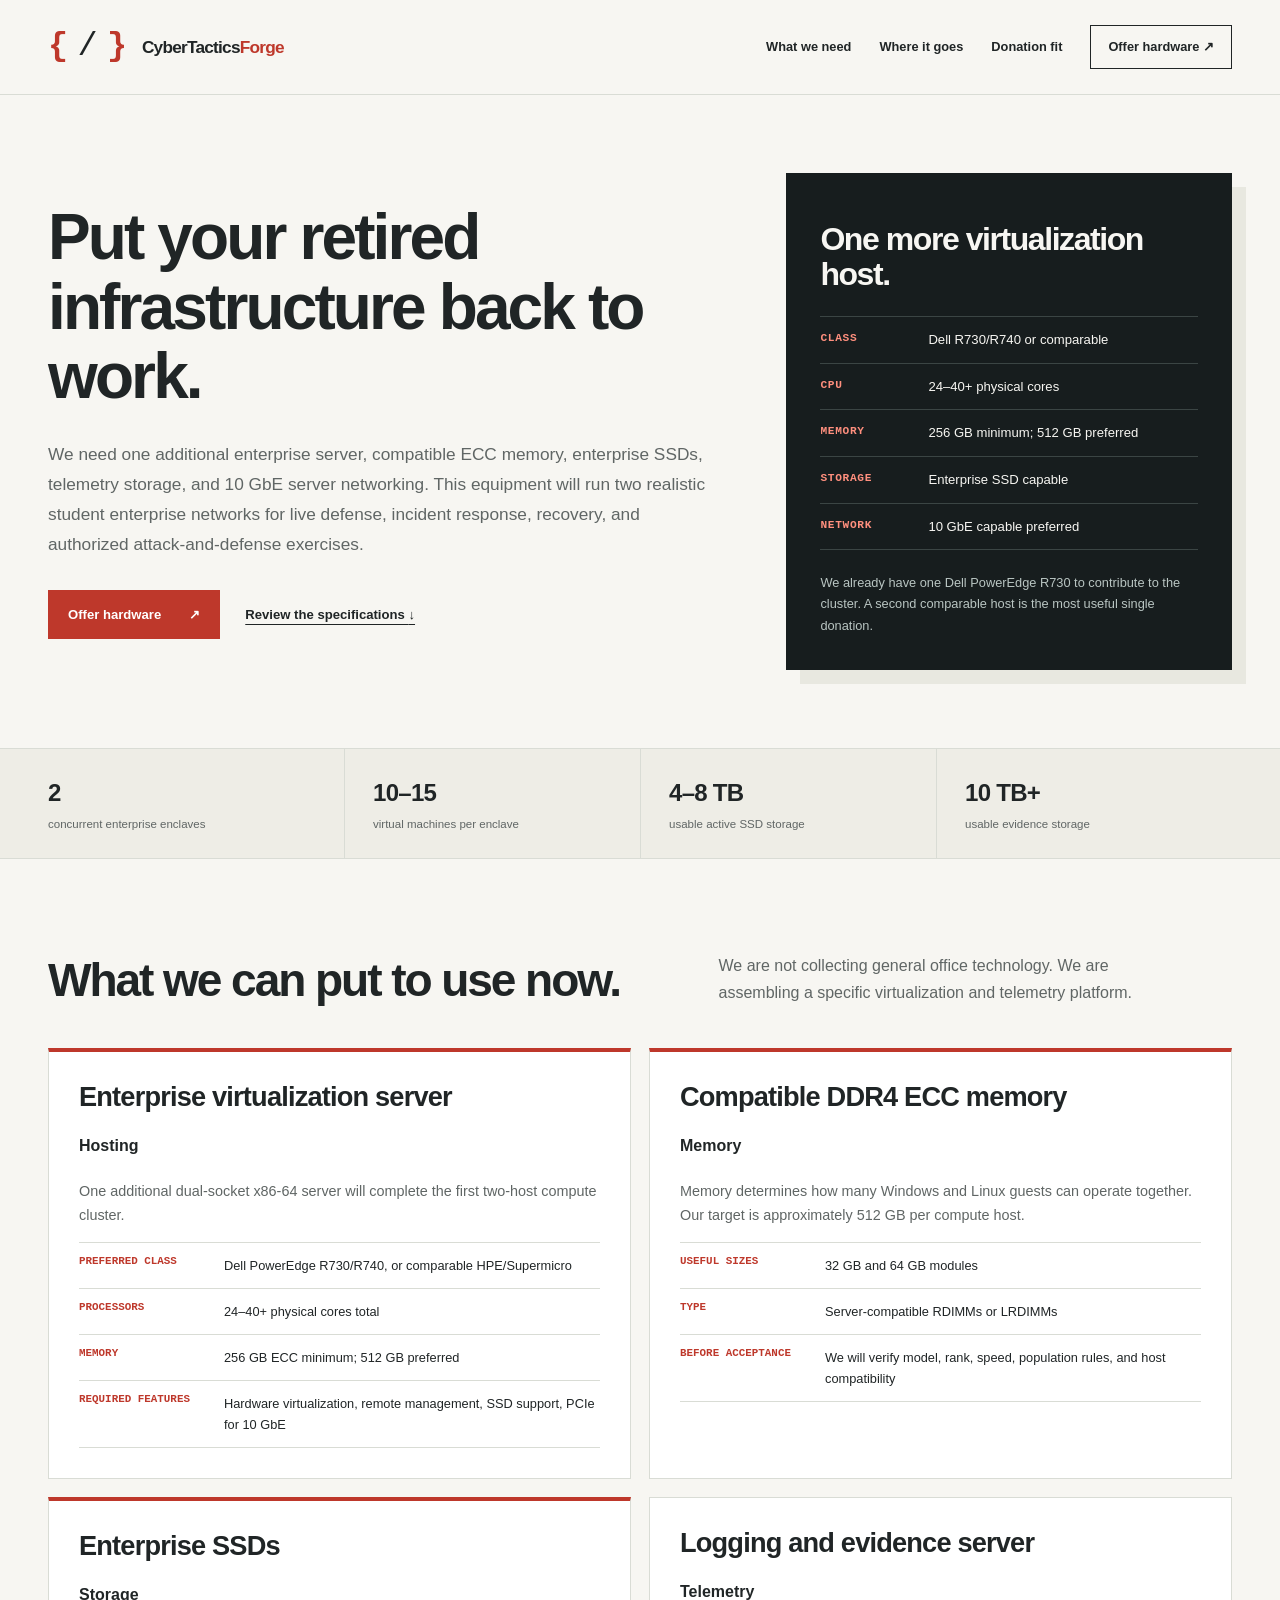
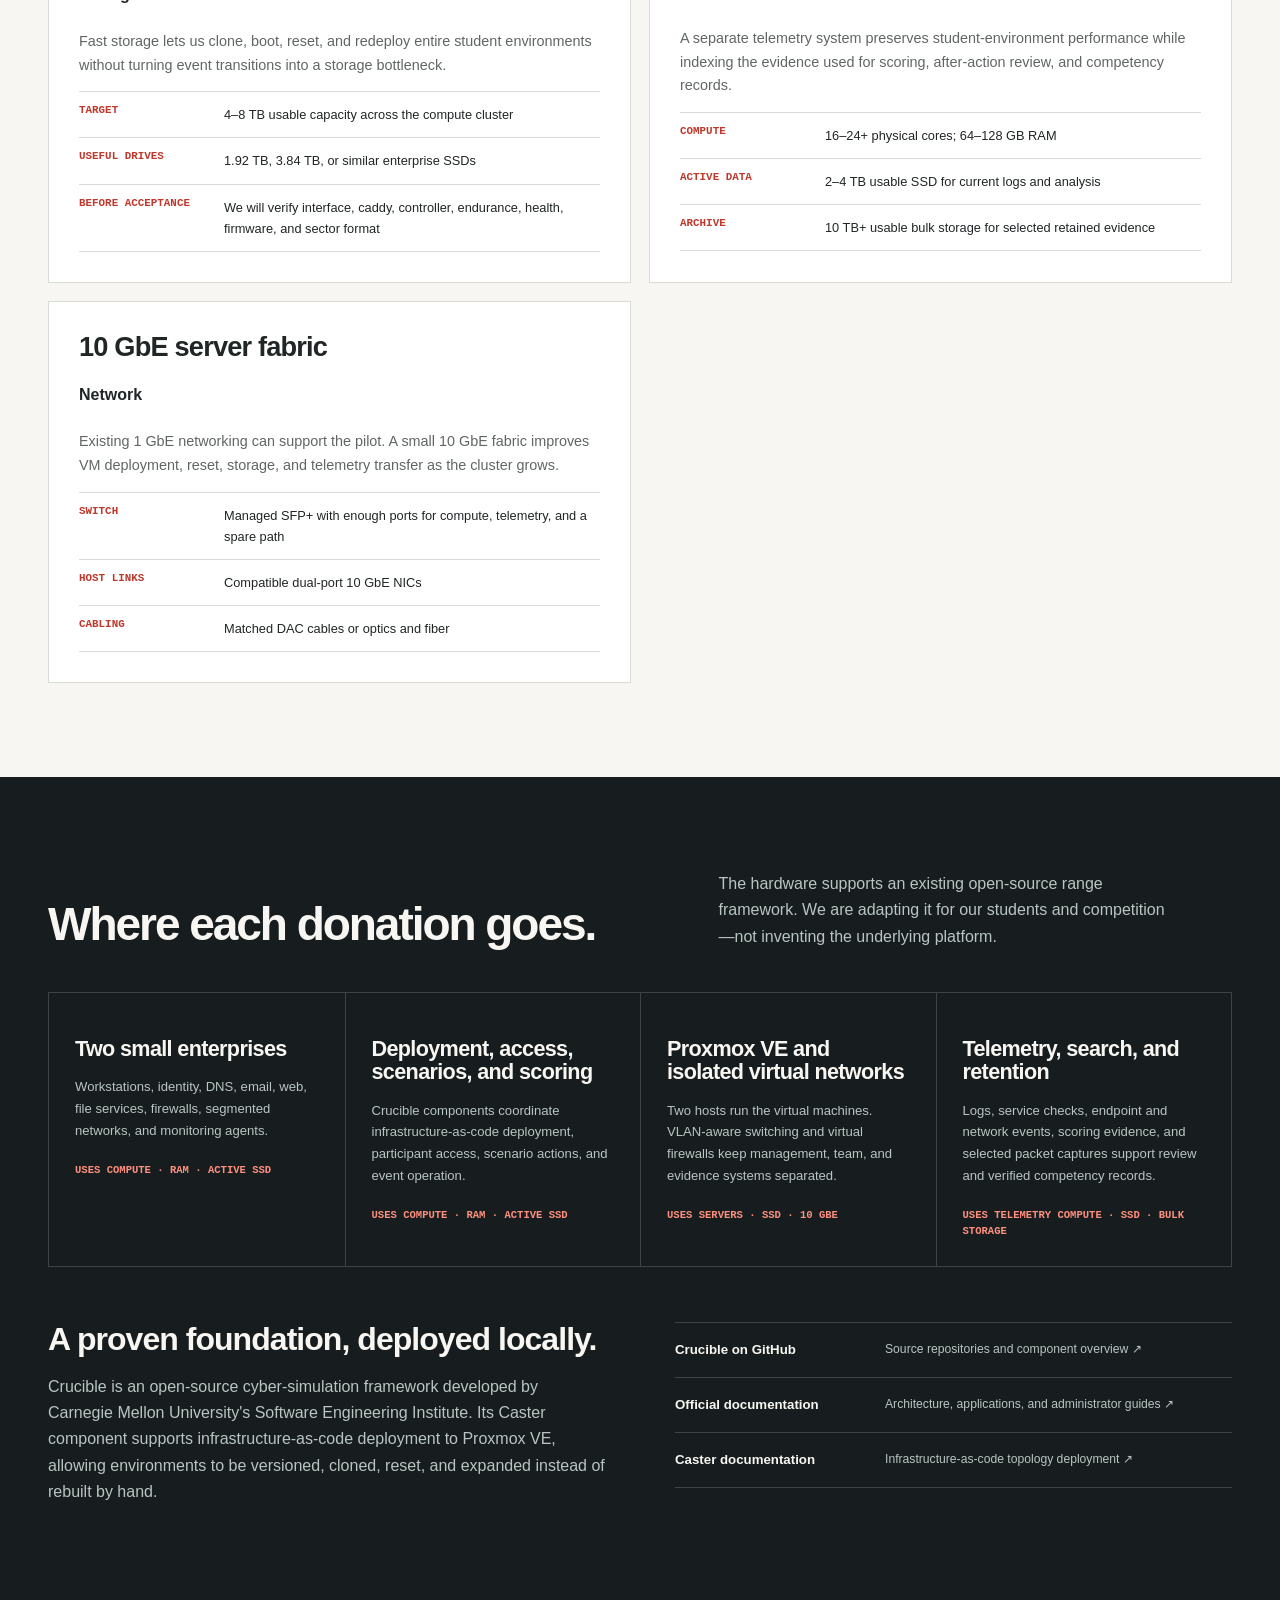
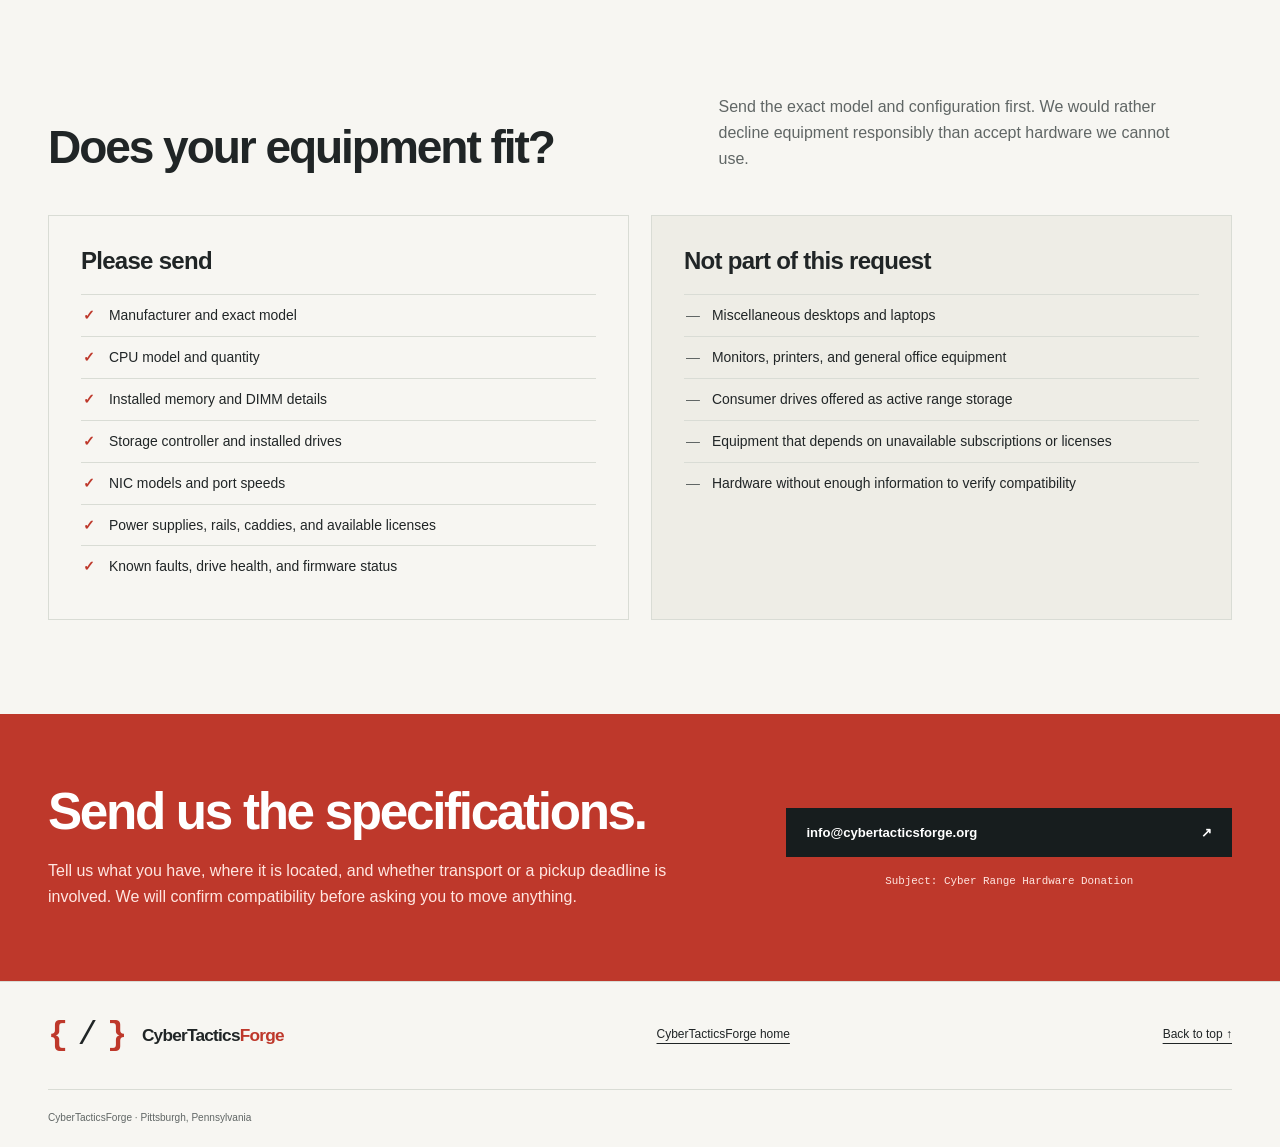
<file: hardware/index.html>
<!doctype html>
<html lang="en">
  <head>
    <meta charset="utf-8" />
    <meta content="width=device-width, initial-scale=1" name="viewport" />
    <meta content="#171d1e" name="theme-color" />
    <meta
      content="Donate enterprise servers, ECC memory, SSD storage, and 10 GbE networking to help CyberTacticsForge build a two-enclave student cyber range."
      name="description"
    />
    <title>Donate Cyber Range Hardware | CyberTacticsForge</title>
    <link
      href="/assets/CyberTacticsForge-webicon.png"
      rel="icon"
      type="image/png"
    />
    <link href="/hardware/hardware.css" rel="stylesheet" />
  </head>
  <body>
    <a class="skip-link" href="#main">Skip to content</a>
    <header class="site-header">
      <div class="wrap header-inner">
        <a aria-label="CyberTacticsForge home" class="brand" href="/"
          ><span aria-hidden="true" class="brand-mark">{<b> / </b>}</span
          ><span
            >CyberTactics<span class="brand-forge">Forge</span
            ></span
          ></a
        >
        <nav aria-label="Page navigation">
          <a href="#needed">What we need</a>
          <a href="#stack">Where it goes</a>
          <a href="#fit">Donation fit</a>
          <a class="nav-cta" href="#contact">Offer hardware ↗</a>
        </nav>
      </div>
    </header>

    <main id="main">
      <section class="hero wrap" aria-labelledby="hero-title">
        <div class="hero-copy">
          <h1 id="hero-title">Put your retired infrastructure back to work.</h1>
          <p class="lead">
            We need one additional enterprise server, compatible ECC memory,
            enterprise SSDs, telemetry storage, and 10 GbE server networking.
            This equipment will run two realistic student enterprise networks
            for live defense, incident response, recovery, and authorized
            attack-and-defense exercises.
          </p>
          <div class="actions">
            <a
              class="button primary"
              href="mailto:info@cybertacticsforge.org?subject=Cyber%20Range%20Hardware%20Donation"
              >Offer hardware <span aria-hidden="true">↗</span></a
            >
            <a class="text-link" href="#needed"
              >Review the specifications <span aria-hidden="true">↓</span></a
            >
          </div>
        </div>
        <aside class="ask-card" aria-label="Immediate hardware request">
          <h2>One more virtualization host.</h2>
          <ul>
            <li><strong>Class</strong><span>Dell R730/R740 or comparable</span></li>
            <li><strong>CPU</strong><span>24–40+ physical cores</span></li>
            <li><strong>Memory</strong><span>256 GB minimum; 512 GB preferred</span></li>
            <li><strong>Storage</strong><span>Enterprise SSD capable</span></li>
            <li><strong>Network</strong><span>10 GbE capable preferred</span></li>
          </ul>
          <p>
            We already have one Dell PowerEdge R730 to contribute to the
            cluster. A second comparable host is the most useful single
            donation.
          </p>
        </aside>
      </section>

      <section class="scope">
        <div class="wrap scope-grid">
          <div><strong>2</strong><span>concurrent enterprise enclaves</span></div>
          <div><strong>10–15</strong><span>virtual machines per enclave</span></div>
          <div><strong>4–8 TB</strong><span>usable active SSD storage</span></div>
          <div><strong>10 TB+</strong><span>usable evidence storage</span></div>
        </div>
      </section>

      <section class="section wrap" id="needed" aria-labelledby="needed-title">
        <div class="section-heading">
          <div>
            <h2 id="needed-title">What we can put to use now.</h2>
          </div>
          <p>
            We are not collecting general office technology. We are assembling
            a specific virtualization and telemetry platform.
          </p>
        </div>

        <div class="need-grid">
          <article class="need-card priority-one">
            <h3>Enterprise virtualization server</h3>
			<h4>Hosting</h4>
            <p>
              One additional dual-socket x86-64 server will complete the first
              two-host compute cluster.
            </p>
            <dl>
              <div><dt>Preferred class</dt><dd>Dell PowerEdge R730/R740, or comparable HPE/Supermicro</dd></div>
              <div><dt>Processors</dt><dd>24–40+ physical cores total</dd></div>
              <div><dt>Memory</dt><dd>256 GB ECC minimum; 512 GB preferred</dd></div>
              <div><dt>Required features</dt><dd>Hardware virtualization, remote management, SSD support, PCIe for 10 GbE</dd></div>
            </dl>
          </article>

          <article class="need-card priority-one">
            <h3>Compatible DDR4 ECC memory</h3>
			<h4>Memory</h4>
            <p>
              Memory determines how many Windows and Linux guests can operate
              together. Our target is approximately 512 GB per compute host.
            </p>
            <dl>
              <div><dt>Useful sizes</dt><dd>32 GB and 64 GB modules</dd></div>
              <div><dt>Type</dt><dd>Server-compatible RDIMMs or LRDIMMs</dd></div>
              <div><dt>Before acceptance</dt><dd>We will verify model, rank, speed, population rules, and host compatibility</dd></div>
            </dl>
          </article>

          <article class="need-card priority-one">
            <h3>Enterprise SSDs</h3>
			<h4>Storage</h4>
            <p>
              Fast storage lets us clone, boot, reset, and redeploy entire
              student environments without turning event transitions into a
              storage bottleneck.
            </p>
            <dl>
              <div><dt>Target</dt><dd>4–8 TB usable capacity across the compute cluster</dd></div>
              <div><dt>Useful drives</dt><dd>1.92 TB, 3.84 TB, or similar enterprise SSDs</dd></div>
              <div><dt>Before acceptance</dt><dd>We will verify interface, caddy, controller, endurance, health, firmware, and sector format</dd></div>
            </dl>
          </article>

          <article class="need-card">
            <h3>Logging and evidence server</h3>
			<h4>Telemetry</h4>
            <p>
              A separate telemetry system preserves student-environment
              performance while indexing the evidence used for scoring,
              after-action review, and competency records.
            </p>
            <dl>
              <div><dt>Compute</dt><dd>16–24+ physical cores; 64–128 GB RAM</dd></div>
              <div><dt>Active data</dt><dd>2–4 TB usable SSD for current logs and analysis</dd></div>
              <div><dt>Archive</dt><dd>10 TB+ usable bulk storage for selected retained evidence</dd></div>
            </dl>
          </article>

          <article class="need-card">
            <h3>10 GbE server fabric</h3>
			<h4>Network</h4>
            <p>
              Existing 1 GbE networking can support the pilot. A small 10 GbE
              fabric improves VM deployment, reset, storage, and telemetry
              transfer as the cluster grows.
            </p>
            <dl>
              <div><dt>Switch</dt><dd>Managed SFP+ with enough ports for compute, telemetry, and a spare path</dd></div>
              <div><dt>Host links</dt><dd>Compatible dual-port 10 GbE NICs</dd></div>
              <div><dt>Cabling</dt><dd>Matched DAC cables or optics and fiber</dd></div>
            </dl>
          </article>
        </div>
      </section>

      <section class="stack-section" id="stack" aria-labelledby="stack-title">
        <div class="wrap">
          <div class="section-heading">
            <div>
              <h2 id="stack-title">Where each donation goes.</h2>
            </div>
            <p>
              The hardware supports an existing open-source range framework.
              We are adapting it for our students and competition—not inventing
              the underlying platform.
            </p>
          </div>

          <div class="stack" aria-label="Cyber range technology stack">
            <article>
              <h3>Two small enterprises</h3>
              <p>Workstations, identity, DNS, email, web, file services, firewalls, segmented networks, and monitoring agents.</p>
              <b>Uses compute · RAM · active SSD</b>
            </article>
            <article>
              <h3>Deployment, access, scenarios, and scoring</h3>
              <p>Crucible components coordinate infrastructure-as-code deployment, participant access, scenario actions, and event operation.</p>
              <b>Uses compute · RAM · active SSD</b>
            </article>
            <article>
              <h3>Proxmox VE and isolated virtual networks</h3>
              <p>Two hosts run the virtual machines. VLAN-aware switching and virtual firewalls keep management, team, and evidence systems separated.</p>
              <b>Uses servers · SSD · 10 GbE</b>
            </article>
            <article>
              <h3>Telemetry, search, and retention</h3>
              <p>Logs, service checks, endpoint and network events, scoring evidence, and selected packet captures support review and verified competency records.</p>
              <b>Uses telemetry compute · SSD · bulk storage</b>
            </article>
          </div>

          <div class="framework-note">
            <div>
              <h3>A proven foundation, deployed locally.</h3>
              <p>
                Crucible is an open-source cyber-simulation framework developed
                by Carnegie Mellon University's Software Engineering Institute.
                Its Caster component supports infrastructure-as-code deployment
                to Proxmox VE, allowing environments to be versioned, cloned,
                reset, and expanded instead of rebuilt by hand.
              </p>
            </div>
            <div class="framework-links">
              <a href="https://github.com/cmu-sei/crucible"
                ><strong>Crucible on GitHub</strong><span>Source repositories and component overview ↗</span></a
              >
              <a href="https://cmu-sei.github.io/crucible/"
                ><strong>Official documentation</strong><span>Architecture, applications, and administrator guides ↗</span></a
              >
              <a href="https://cmu-sei.github.io/crucible/caster/"
                ><strong>Caster documentation</strong><span>Infrastructure-as-code topology deployment ↗</span></a
              >
            </div>
          </div>
        </div>
      </section>

      <section class="section wrap" id="fit" aria-labelledby="fit-title">
        <div class="section-heading">
          <div>
            <h2 id="fit-title">Does your equipment fit?</h2>
          </div>
          <p>
            Send the exact model and configuration first. We would rather
            decline equipment responsibly than accept hardware we cannot use.
          </p>
        </div>

        <div class="fit-grid">
          <div>
            <h3>Please send</h3>
            <ul class="check-list">
              <li>Manufacturer and exact model</li>
              <li>CPU model and quantity</li>
              <li>Installed memory and DIMM details</li>
              <li>Storage controller and installed drives</li>
              <li>NIC models and port speeds</li>
              <li>Power supplies, rails, caddies, and available licenses</li>
              <li>Known faults, drive health, and firmware status</li>
            </ul>
          </div>
          <div class="not-seeking">
            <h3>Not part of this request</h3>
            <ul>
              <li>Miscellaneous desktops and laptops</li>
              <li>Monitors, printers, and general office equipment</li>
              <li>Consumer drives offered as active range storage</li>
              <li>Equipment that depends on unavailable subscriptions or licenses</li>
              <li>Hardware without enough information to verify compatibility</li>
            </ul>
          </div>
        </div>
      </section>

      <section class="contact" id="contact" aria-labelledby="contact-title">
        <div class="wrap contact-grid">
          <div>
            <h2 id="contact-title">Send us the specifications.</h2>
            <p>
              Tell us what you have, where it is located, and whether transport
              or a pickup deadline is involved. We will confirm compatibility
              before asking you to move anything.
            </p>
          </div>
          <div class="contact-action">
            <a
              class="button primary"
              href="mailto:info@cybertacticsforge.org?subject=Cyber%20Range%20Hardware%20Donation"
              >info@cybertacticsforge.org <span aria-hidden="true">↗</span></a
            >
            <p>Subject: Cyber Range Hardware Donation</p>
          </div>
        </div>
      </section>
    </main>

    <footer>
      <div class="wrap footer-main">
        <a class="brand" href="/"
          ><span aria-hidden="true" class="brand-mark">{<b> / </b>}</span
          ><span
            >CyberTactics<span class="brand-forge">Forge</span
            ></span
          ></a
        >
        <a href="/">CyberTacticsForge home</a>
        <a href="#main">Back to top ↑</a>
      </div>
      <div class="wrap footer-bottom">
        <span>CyberTacticsForge · Pittsburgh, Pennsylvania</span>
      </div>
    </footer>
  </body>
</html>
</file>
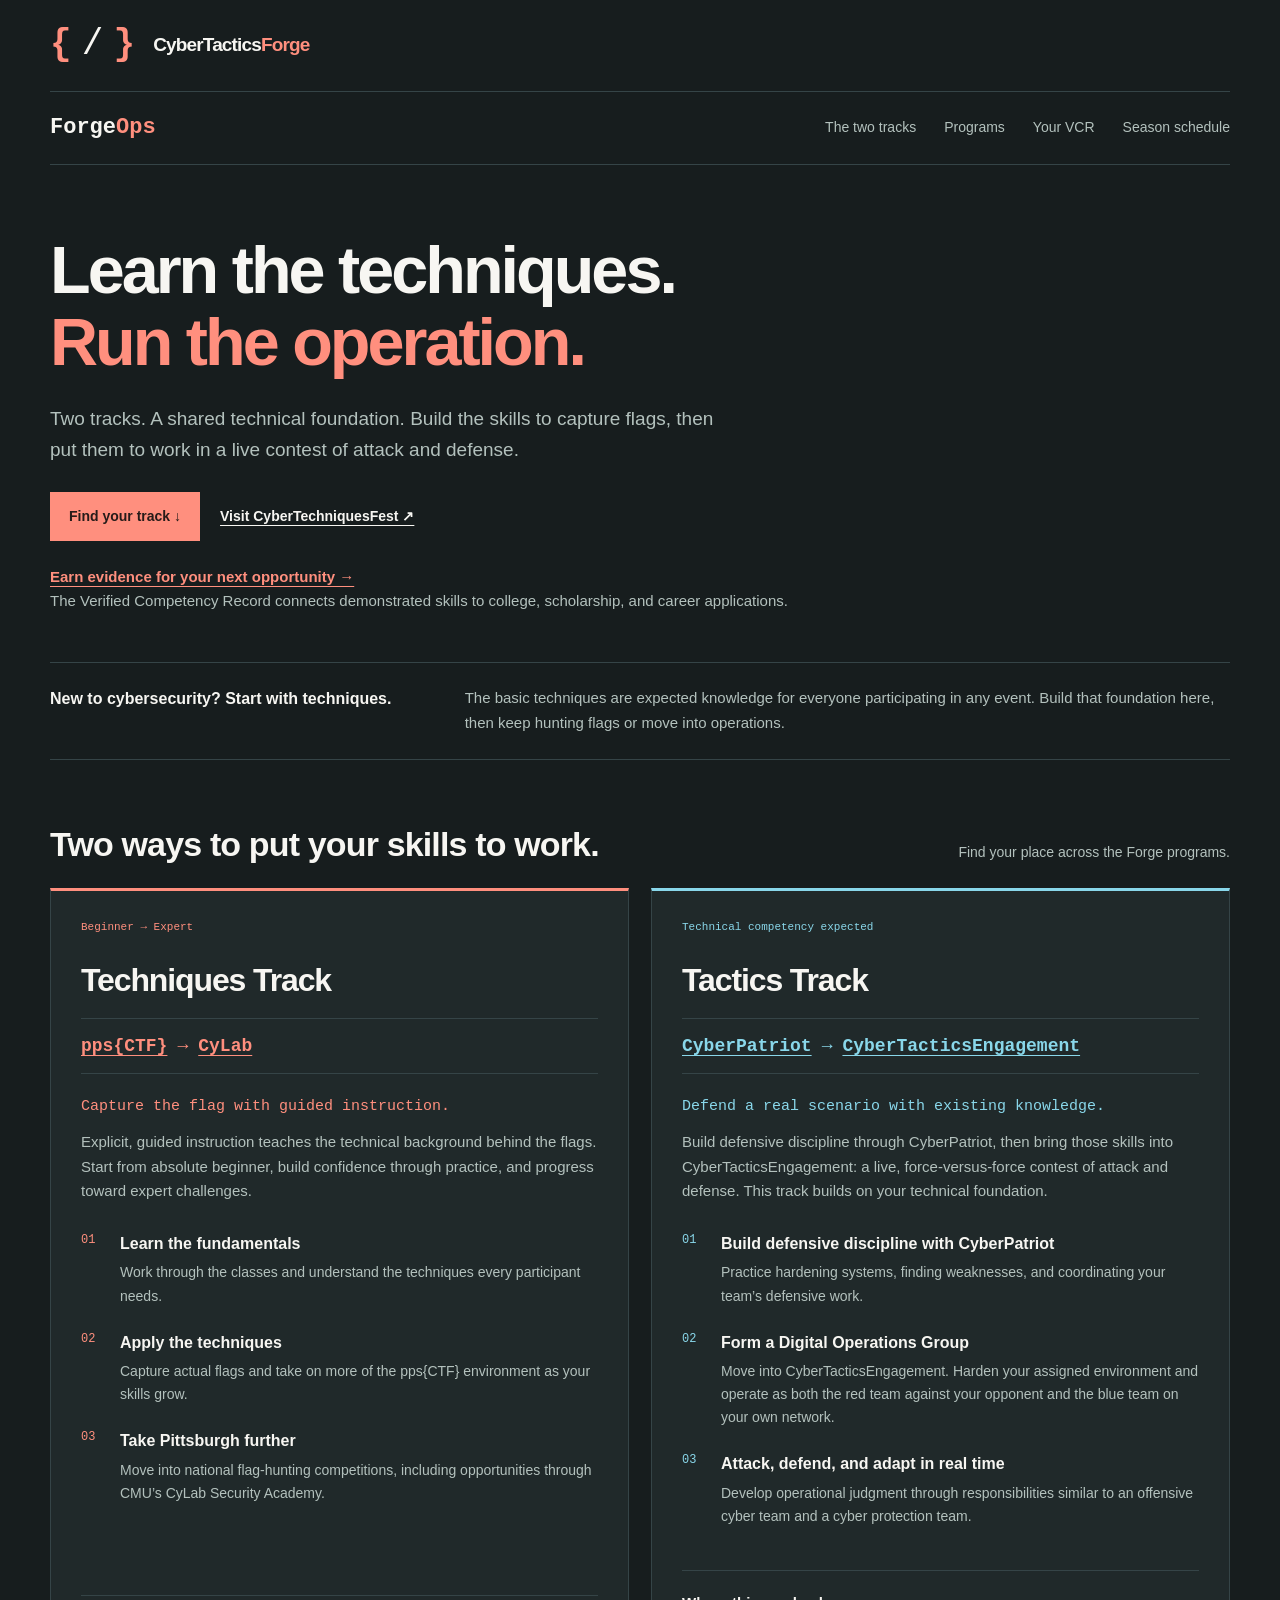
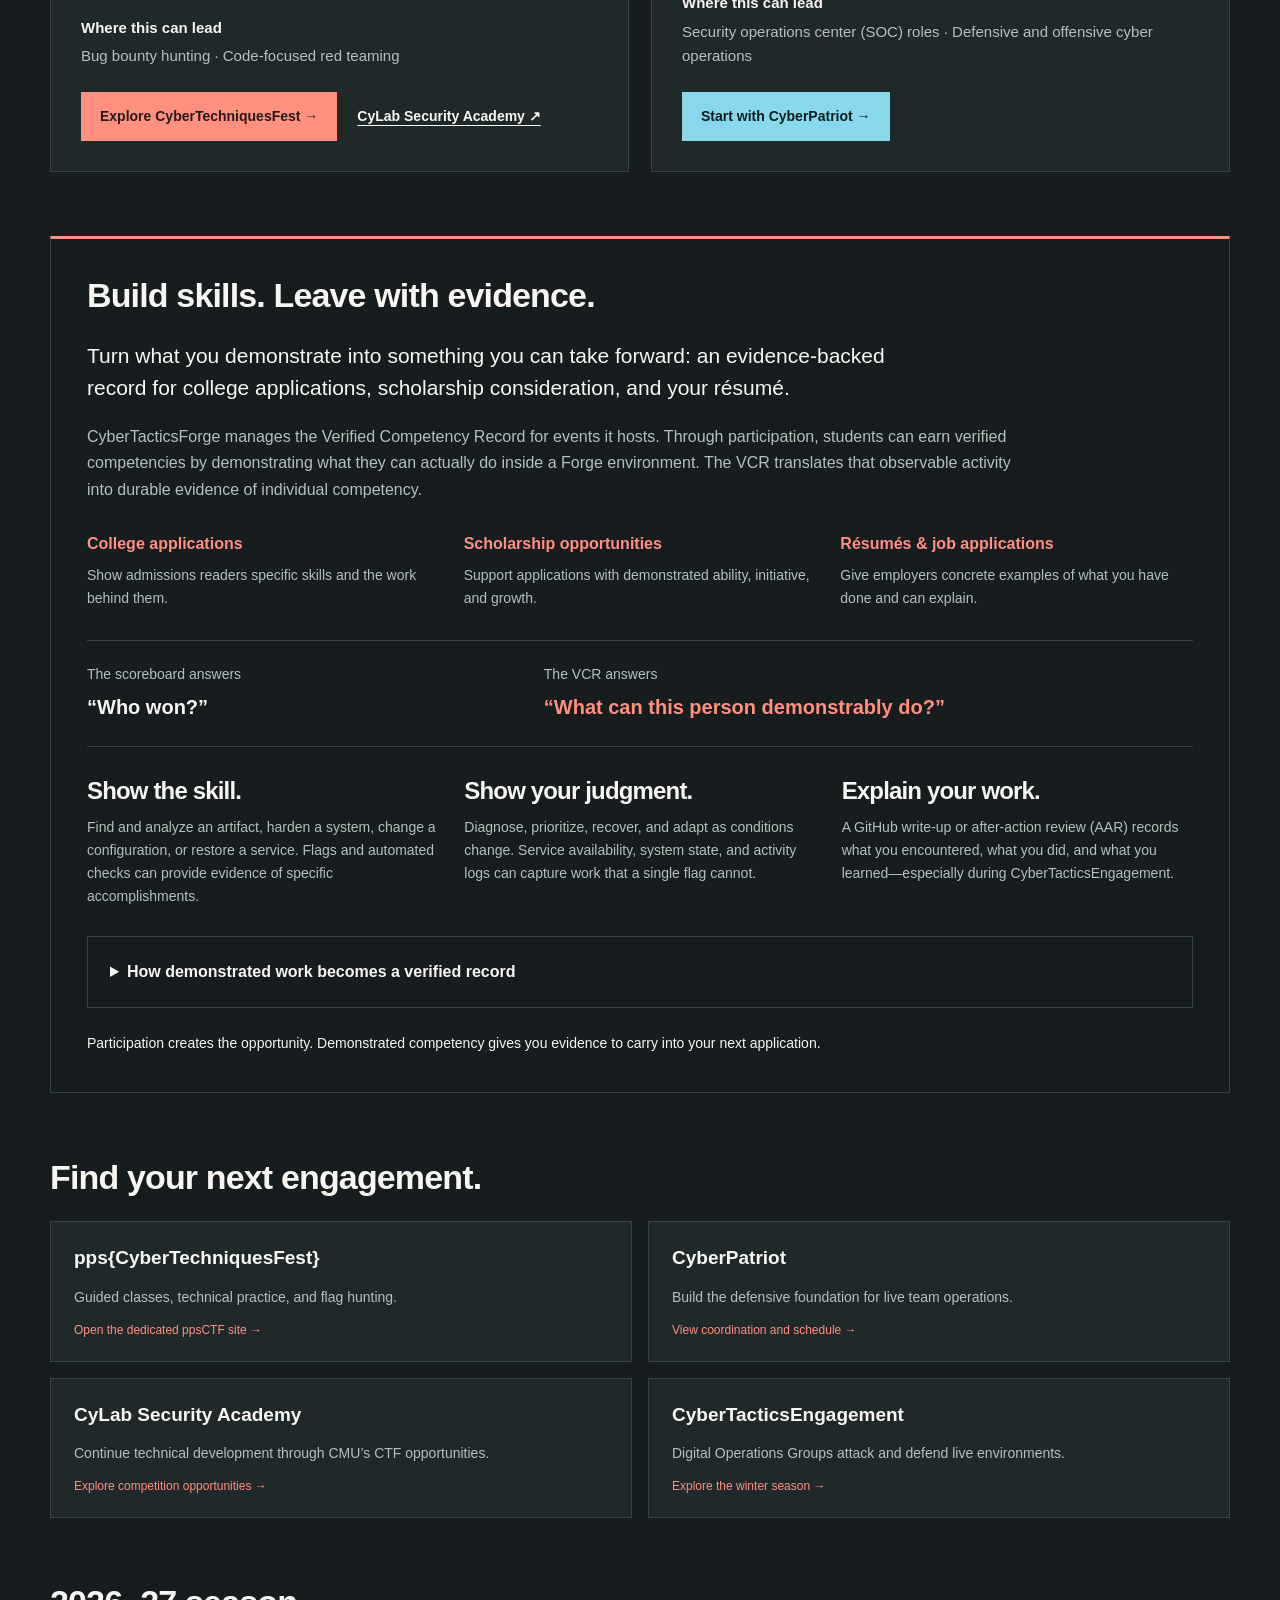
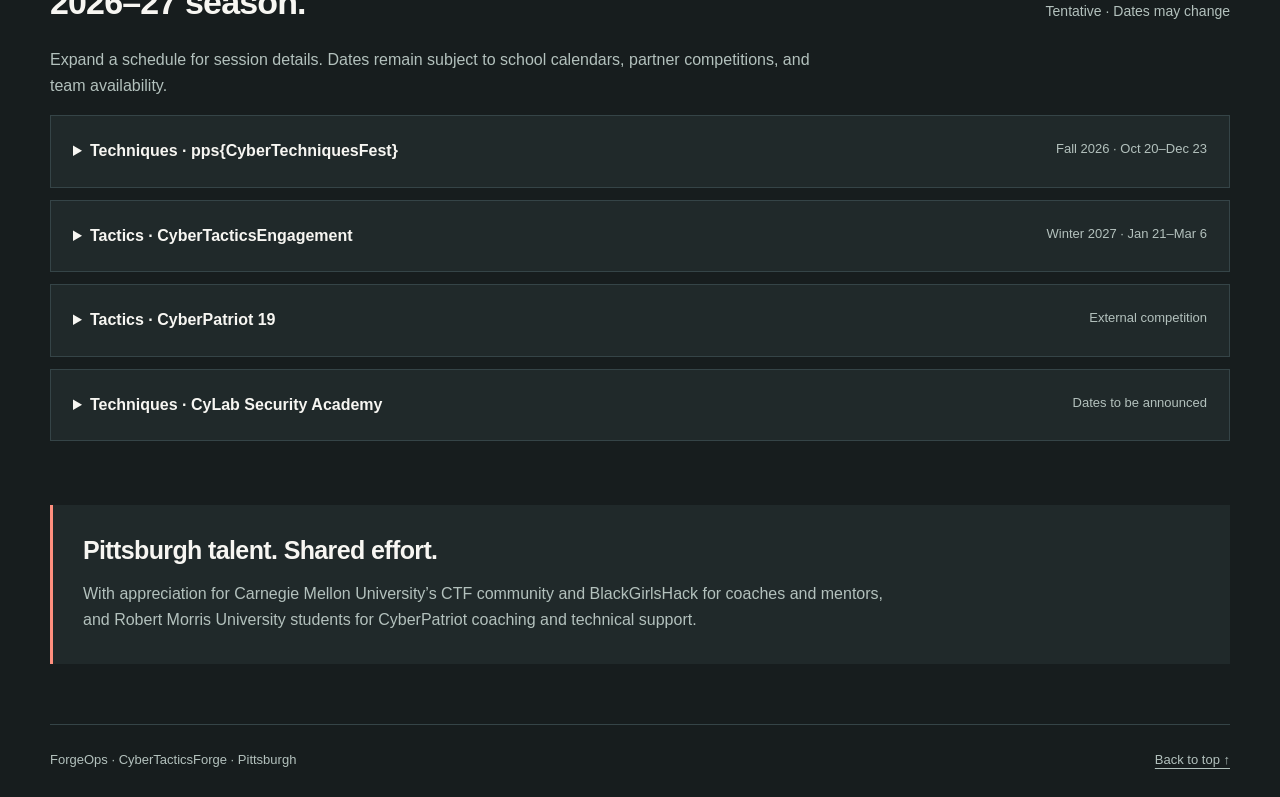
<file: programs/index.html>
<!DOCTYPE html>
<html lang="en">
<head>
  <meta charset="utf-8">
  <meta name="viewport" content="width=device-width, initial-scale=1">
  <meta name="theme-color" content="#171d1e">
  <link rel="icon" type="image/png" href="/assets/CyberTacticsForge-webicon.png">
  <title>Cybersecurity programs and operations | ForgeOps</title>
  <meta name="description" content="Two cybersecurity tracks for Pittsburgh: learn the techniques, hunt flags, and operate as a Digital Operations Group.">
  <link rel="stylesheet" href="/programs/programs.css">
</head>
<body>
  <a class="skip-link" href="#main">Skip to content</a>
  <div class="foundation-header">
    <a class="foundation-brand" href="https://cybertacticsforge.org/" aria-label="CyberTacticsForge home"><span class="brand-mark" aria-hidden="true">{<b> / </b>}</span><span>CyberTactics<span class="brand-forge">Forge</span></span></a>
  </div>
  <header class="site-header">
    <a class="brand" href="/programs/">Forge<span>Ops</span></a>
    <nav aria-label="Main navigation">
      <a href="#tracks">The two tracks</a><a href="#programs">Programs</a><a href="#vcr">Your VCR</a><a href="#season">Season schedule</a>
    </nav>
  </header>
  <main id="main"><section class="hero" aria-labelledby="welcome">
  <h1 id="welcome">Learn the techniques.<br /><span>Run the operation.</span></h1>
  <p class="intro">Two tracks. A shared technical foundation. Build the skills to capture flags, then put them to work in a live contest of attack and defense.</p>
  <div class="actions"><a class="button" href="#tracks">Find your track ↓</a><a class="text-link" href="https://jboyce1.github.io/ppsCTF/">Visit CyberTechniquesFest ↗</a></div>
  <p class="hero-vcr"><a href="#vcr">Earn evidence for your next opportunity →</a><br />The Verified Competency Record connects demonstrated skills to college, scholarship, and career applications.</p>
  <div class="foundation"><strong>New to cybersecurity? Start with techniques.</strong><span>The basic techniques are expected knowledge for everyone participating in any event. Build that foundation here, then keep hunting flags or move into operations.</span></div>
</section>

<section id="tracks" aria-labelledby="tracks-title">
  <div class="section-heading"><div><h2 id="tracks-title">Two ways to put your skills to work.</h2></div><p>Find your place across the Forge programs.</p></div>
  <div class="track-grid">
    <article class="track technical">
      <div class="track-label"><span>Beginner → Expert</span></div>
      <h3>Techniques Track</h3>
      <div class="track-route" aria-label="Techniques progression"><a href="https://jboyce1.github.io/ppsCTF/">pps{CTF}</a><span aria-hidden="true">→</span><a href="https://www.cylabacademy.org/">CyLab</a></div>
      <p class="program">Capture the flag with guided instruction.</p>
      <p>Explicit, guided instruction teaches the technical background behind the flags. Start from absolute beginner, build confidence through practice, and progress toward expert challenges.</p>
      <ol class="progression">
        <li><strong>Learn the fundamentals</strong><span>Work through the classes and understand the techniques every participant needs.</span></li>
        <li><strong>Apply the techniques</strong><span>Capture actual flags and take on more of the pps{CTF} environment as your skills grow.</span></li>
        <li><strong>Take Pittsburgh further</strong><span>Move into national flag-hunting competitions, including opportunities through CMU’s CyLab Security Academy.</span></li>
      </ol>
      <p class="destination"><strong>Where this can lead</strong>Bug bounty hunting · Code-focused red teaming</p>
      <div class="actions"><a class="button" href="https://jboyce1.github.io/ppsCTF/">Explore CyberTechniquesFest →</a><a class="text-link" href="https://www.cylabacademy.org/">CyLab Security Academy ↗</a></div>
    </article>
    <article class="track operational">
      <div class="track-label"><span>Technical competency expected</span></div>
      <h3>Tactics Track</h3>
      <div class="track-route" aria-label="Tactics progression"><a href="#cyberpatriot">CyberPatriot</a><span aria-hidden="true">→</span><a href="#engagement">CyberTacticsEngagement</a></div>
      <p class="program">Defend a real scenario with existing knowledge.</p>
      <p>Build defensive discipline through CyberPatriot, then bring those skills into CyberTacticsEngagement: a live, force-versus-force contest of attack and defense. This track builds on your technical foundation.</p>
      <ol class="progression">
        <li><strong>Build defensive discipline with CyberPatriot</strong><span>Practice hardening systems, finding weaknesses, and coordinating your team’s defensive work.</span></li>
        <li><strong>Form a Digital Operations Group</strong><span>Move into CyberTacticsEngagement. Harden your assigned environment and operate as both the red team against your opponent and the blue team on your own network.</span></li>
        <li><strong>Attack, defend, and adapt in real time</strong><span>Develop operational judgment through responsibilities similar to an offensive cyber team and a cyber protection team.</span></li>
      </ol>
      <p class="destination"><strong>Where this can lead</strong>Security operations center (SOC) roles · Defensive and offensive cyber operations</p>
      <div class="actions"><a class="button" href="#cyberpatriot">Start with CyberPatriot →</a></div>
    </article>
  </div>
</section>

<section id="vcr" class="vcr" aria-labelledby="vcr-title">
  <div class="section-heading"><div><h2 id="vcr-title">Build skills. Leave with evidence.</h2></div></div>
  <p class="vcr-lead">Turn what you demonstrate into something you can take forward: an evidence-backed record for college applications, scholarship consideration, and your résumé.</p>
  <p>CyberTacticsForge manages the Verified Competency Record for events it hosts. Through participation, students can earn verified competencies by demonstrating what they can actually do inside a Forge environment. The VCR translates that observable activity into durable evidence of individual competency.</p>
  <div class="vcr-benefits" aria-label="Ways to use your record">
    <div><strong>College applications</strong><span>Show admissions readers specific skills and the work behind them.</span></div>
    <div><strong>Scholarship opportunities</strong><span>Support applications with demonstrated ability, initiative, and growth.</span></div>
    <div><strong>Résumés &amp; job applications</strong><span>Give employers concrete examples of what you have done and can explain.</span></div>
  </div>
  <div class="vcr-question"><span>The scoreboard answers <strong>“Who won?”</strong></span><span>The VCR answers <strong>“What can this person demonstrably do?”</strong></span></div>
  <div class="vcr-layers">
    <article><h3>Show the skill.</h3><p>Find and analyze an artifact, harden a system, change a configuration, or restore a service. Flags and automated checks can provide evidence of specific accomplishments.</p></article>
    <article><h3>Show your judgment.</h3><p>Diagnose, prioritize, recover, and adapt as conditions change. Service availability, system state, and activity logs can capture work that a single flag cannot.</p></article>
    <article><h3>Explain your work.</h3><p>A GitHub write-up or after-action review (AAR) records what you encountered, what you did, and what you learned—especially during CyberTacticsEngagement.</p></article>
  </div>
  <details class="vcr-detail"><summary>How demonstrated work becomes a verified record</summary>
    <div class="vcr-detail-body">
      <p>Each challenge starts with an <strong>intent</strong>: the competency the participant should demonstrate. Evidence requirements follow that intent and the actual source environment.</p>
      <ol class="vcr-flow" aria-label="Competency verification process"><li>Intent</li><li>Evidence sources</li><li>Validation</li><li>Competency record</li></ol>
      <p>Flags can show discovery or analysis. State checks show whether a required change succeeded. Uptime shows whether a service stayed available. Telemetry and event logs show activity. A participant’s AAR adds explanation and reflection. Together, these can support one competency record; competition scoring remains separate.</p>
      <div class="vcr-example">
        <h3>Restore SSH while preserving firewall protection.</h3>
        <p>Evidence could show that the participant diagnosed the outage, restored the service, allowed access from the management network, and preserved the restriction on public access. The record connects the demonstrated competency to its environment, supporting evidence, and verification.</p>
      </div>
      <p><strong>Your record reflects your contribution.</strong> Individual environments provide clearer attribution. In collaborative force-on-force events, team outcomes need evidence of the individual’s actions, supported by their own GitHub artifact or AAR. A team result alone cannot establish what each participant demonstrated.</p>
    </div>
  </details>
  <p class="vcr-close">Participation creates the opportunity. Demonstrated competency gives you evidence to carry into your next application.</p>
</section>

<section id="programs" aria-labelledby="programs-title">
  <div class="section-heading"><div><h2 id="programs-title">Find your next engagement.</h2></div></div>
  <div class="program-grid">
    <a class="class-card" href="https://jboyce1.github.io/ppsCTF/"><strong>pps{CyberTechniquesFest}</strong><span>Guided classes, technical practice, and flag hunting.</span><span>Open the dedicated ppsCTF site →</span></a>
    <a class="class-card" href="#cyberpatriot"><strong>CyberPatriot</strong><span>Build the defensive foundation for live team operations.</span><span>View coordination and schedule →</span></a>
    <a class="class-card" href="#cylab"><strong>CyLab Security Academy</strong><span>Continue technical development through CMU’s CTF opportunities.</span><span>Explore competition opportunities →</span></a>
    <a class="class-card" href="#engagement"><strong>CyberTacticsEngagement</strong><span>Digital Operations Groups attack and defend live environments.</span><span>Explore the winter season →</span></a>
  </div>
</section>

<section id="season" aria-labelledby="season-title">
  <div class="section-heading"><div><h2 id="season-title">2026–27 season.</h2></div><p class="status">Tentative · Dates may change</p></div>
  <p>Expand a schedule for session details. Dates remain subject to school calendars, partner competitions, and team availability.</p>
  <details><summary><span>Techniques · pps{CyberTechniquesFest}</span><span>Fall 2026 · Oct 20–Dec 23</span></summary><div class="schedule">
      <p>CyberTacticsForge-led instruction and CTF competition. Teams meet online Tuesday and Thursday evenings from 7–9 PM, with selected Saturday labs. The season runs October 20–December 23, with the final review and closeout on Wednesday, December 23. Recruitment and college mentor onboarding continue before kickoff.</p>

      <h3 id="schedule-of-events">Schedule of Events</h3>

      <p><strong>10/20 Tuesday 7–9 PM Teams Meeting</strong>: Intro and overview, cyber.org range, team formation, outside resources, and picoCTF</p>

      <p><strong>10/22 Thursday 7–9 PM Teams Meeting</strong>: <a href="https://jboyce1.github.io/ppsCTF/classes/SSHerlock/SSHerlock">SSHerlock</a></p>

      <p><strong>10/27 Tuesday 7–9 PM Teams Meeting</strong>: <a href="https://jboyce1.github.io/ppsCTF/classes/HashHound/HashHound">HashHound</a></p>

      <p><strong>10/29 Thursday 7–9 PM Teams Meeting</strong>: Mini-Challenge</p>

      <p><strong>10/31 Saturday Optional Hands-On Lab</strong>: Environment setup, VM/network familiarity, and open challenge time</p>

      <p><strong>11/3 Tuesday</strong>: No session — PPS Election Day / no school</p>

      <p><strong>11/5 Thursday 7–9 PM Teams Meeting</strong>: Mini-Challenge Review</p>

      <p><strong>11/10 Tuesday 7–9 PM Teams Meeting</strong>: <a href="https://jboyce1.github.io/ppsCTF/classes/CyberCartographer/CyberCartographer">CyberCartographer</a></p>

      <p><strong>11/12 Thursday 7–9 PM Teams Meeting</strong>: <a href="https://jboyce1.github.io/ppsCTF/classes/MsDisin/MsDisin">MsDisin</a></p>

      <p><strong>11/17 Tuesday 7–9 PM Teams Meeting</strong>: Mini-Challenge</p>

      <p><strong>11/19 Thursday 7–9 PM Teams Meeting</strong>: Mini-Challenge Review</p>

      <p><strong>11/21 Saturday Optional Mini-CTF / Open Lab</strong></p>

      <p><strong>11/24–11/26 Thanksgiving Pause</strong>: No required sessions</p>

      <p><strong>12/1 Tuesday 7–9 PM Teams Meeting</strong>: <a href="https://jboyce1.github.io/ppsCTF/classes/LANgeist/LANgeist">LANgeist</a></p>

      <p><strong>12/3 Thursday 7–9 PM Teams Meeting</strong>: <a href="https://jboyce1.github.io/ppsCTF/classes/MALchemist/MALchemist">MALchemist</a></p>

      <p><strong>12/8 Tuesday 7–9 PM Teams Meeting</strong>: Mini-Challenge</p>

      <p><strong>12/10 Thursday 7–9 PM Teams Meeting</strong>: <a href="https://jboyce1.github.io/ppsCTF/classes/Portalord/Portalord">Portalord</a></p>

      <p><strong>12/12 Saturday Full-Environment Lab</strong>: Multi-role practice and competition preparation</p>

      <p><strong>12/15 Tuesday 7–9 PM Teams Meeting</strong>: <a href="https://jboyce1.github.io/ppsCTF/classes/8ball/8ball">8ball</a></p>

      <p><strong>12/17 Thursday 7–9 PM Teams Meeting</strong>: <a href="https://jboyce1.github.io/ppsCTF/classes/cyberus/cyberus">Cyberus</a> and tournament overview</p>

      <p><strong>12/19 Saturday Optional Open Range / Technical Check</strong></p>

      <p><strong>12/21–12/23 pps{CyberTechniquesFest} Competition Window</strong>: Exact team slots to be scheduled separately</p>

      <p><strong>12/23 Wednesday 7–9 PM Teams Meeting</strong>: After Action Review, results, recognition, fall closeout, and pps{CyberTacticsForce} interest — following the final tournament slots</p>

    </div></details>
  <details id="engagement"><summary><span>Tactics · CyberTacticsEngagement</span><span>Winter 2027 · Jan 21–Mar 6</span></summary><div class="schedule">
      <p>The winter CyberTacticsEngagement season was previously listed as pps{CyberTacticsForce}.</p>

      <p>CyberTacticsForge-led team-vs-team competition focused on operating and defending live systems and networks. Teams meet Tuesday and Thursday evenings from 7–9 PM, with Saturday build days and scrimmages.</p>

      <h3 id="schedule-of-events-1">Schedule of Events</h3>

      <p><strong>1/21 Thursday 7–9 PM Teams Meeting</strong>: Kickoff — operate the network (after Keystone exams)</p>

      <p><strong>1/28 Thursday 7–9 PM Teams Meeting</strong>: Operate the hosts</p>

      <p><strong>2/2 Tuesday 7–9 PM Teams Meeting</strong>: Control the network</p>

      <p><strong>2/4 Thursday 7–9 PM Teams Meeting</strong>: See and respond</p>

      <p><strong>2/6 Saturday</strong>: CyberTactics Build Day</p>

      <p><strong>2/9 Tuesday 7–9 PM Teams Meeting</strong>: Team build and service operations</p>

      <p><strong>2/11 Thursday 7–9 PM Teams Meeting</strong>: Team build and attack-surface review</p>

      <p><strong>2/13 Saturday</strong>: Controlled Scrimmage #1</p>

      <p><strong>2/16 Tuesday 7–9 PM Teams Meeting</strong>: Scrimmage review and defensive restoration</p>

      <p><strong>2/18 Thursday 7–9 PM Teams Meeting</strong>: Red-team planning and defensive adaptation</p>

      <p><strong>2/20 Saturday</strong>: Scrimmage #2</p>

      <p><strong>2/23 Tuesday 7–9 PM Teams Meeting</strong>: Operational improvement</p>

      <p><strong>2/25 Thursday 7–9 PM Teams Meeting</strong>: Tactics, communications, and resilience</p>

      <p><strong>2/27 Saturday</strong>: Full-range rehearsal</p>

      <p><strong>3/2 Tuesday 7–9 PM Teams Meeting</strong>: Final configuration and rules review</p>

      <p><strong>3/4 Thursday 7–9 PM Teams Meeting</strong>: Final readiness</p>

      <p><strong>3/6 Saturday</strong>: pps{CyberTacticsForce} Force-on-Force Competition, followed by After Action Review, recognition, and season close</p>

    </div></details>
  <details id="cyberpatriot"><summary><span>Tactics · CyberPatriot 19</span><span>External competition</span></summary><div class="schedule">
      <p>CyberPatriot is an external competition. CyberTacticsForge will sponsor and coordinate interested teams, with primary coaching and technical support from Robert Morris University student mentors.</p>

      <ul>
        <li><strong>10/1</strong>: Registration deadline</li>
        <li><strong>10/7–10/20</strong>: Practice Round</li>
        <li><strong>10/22–10/25</strong>: Round 1</li>
        <li><strong>10/30–1/19</strong>: Training Round 2</li>
        <li><strong>11/12–11/15</strong>: Round 2</li>
        <li><strong>12/10–12/13</strong>: State Round</li>
        <li><strong>1/21–1/23</strong>: Semifinals for qualifying teams</li>
        <li><strong>3/12–3/16</strong>: National Finals if a supported team qualifies</li>
      </ul>

      <p><a href="https://www.uscyberpatriot.org/competition/current-competition/competition-schedule">View the Official CyberPatriot Schedule</a></p>

      <p><strong>Team interest form:</strong> Coming soon</p>

    </div></details>
  <details id="cylab"><summary><span>Techniques · CyLab Security Academy</span><span>Dates to be announced</span></summary><div class="schedule">
      <p>Students interested in additional CTF competitions may participate when CyLab Security Academy announces its schedule. CyberTacticsForge will help connect interested students with Carnegie Mellon University student mentors and local support where available.</p>

      <p><a href="https://www.cylabacademy.org/">Visit CyLab Security Academy</a></p>

      <p><strong>Student interest form:</strong> Coming soon</p>
    </div></details>
</section>

<section class="community" aria-labelledby="community-title">
  <h2 id="community-title">Pittsburgh talent. Shared effort.</h2>
  <p>With appreciation for Carnegie Mellon University’s CTF community and BlackGirlsHack for coaches and mentors, and Robert Morris University students for CyberPatriot coaching and technical support.</p>
</section>
</main>
  <footer><span>ForgeOps · CyberTacticsForge · Pittsburgh</span><a href="#main">Back to top ↑</a></footer>
</body>
</html>
</file>
<file: hardware/hardware.css>
:root {
  --paper: #f7f6f2;
  --ink: #202526;
  --muted: #606665;
  --red: #be382b;
  --red-dark: #982a20;
  --line: #d9dcd5;
  --dark: #171d1e;
  --panel: #20292a;
  --warm: #eeede6;
  --white: #fff;
  --blue: #89d7ea;
  --accent: #ff8f7e;
}

* { box-sizing: border-box; }
html { scroll-behavior: smooth; scroll-padding-top: 110px; }
body { margin: 0; background: var(--paper); color: var(--ink); font-family: Arial, Helvetica, sans-serif; font-size: 16px; line-height: 1.65; }
a { color: inherit; text-underline-offset: 5px; }
a:hover { color: var(--red); }
:focus-visible { outline: 3px solid var(--red); outline-offset: 5px; }
h1, h2, h3, p { margin: 0; }
h1, h2, h3 { line-height: 1.08; letter-spacing: -.045em; }
h2 { font-size: clamp(2rem, 3.6vw, 3.25rem); font-weight: 600; }
h3 { font-size: 1.5rem; font-weight: 600; letter-spacing: -.03em; }
p + p { margin-top: 1rem; }
.wrap { width: min(1200px, calc(100% - 96px)); margin-inline: auto; }
.section { padding-block: 94px; }
.eyebrow, .card-label, .need-topline, .stack article > span { font-family: monospace; font-size: .7rem; line-height: 1.6; letter-spacing: .13em; font-weight: 700; }
.eyebrow { margin-bottom: 18px; color: var(--red); }
.skip-link { position: fixed; top: 10px; left: 10px; transform: translateY(-160%); background: white; color: var(--ink); padding: 12px; z-index: 100; }
.skip-link:focus { transform: none; }

.site-header { position: sticky; top: 0; z-index: 20; background: var(--paper); border-bottom: 1px solid var(--line); }
.header-inner { display: flex; align-items: center; justify-content: space-between; min-height: 94px; gap: 25px; }
.brand { display: flex; align-items: center; gap: 12px; font-size: 1.08rem; font-weight: 750; letter-spacing: -.045em; text-decoration: none; white-space: nowrap; line-height: 1.3; }
.brand-forge { color: var(--red); }
.brand-mark { font-family: monospace; font-size: 2.1rem; letter-spacing: -.16em; color: var(--red); margin-right: 8px; }
.brand-mark b { color: var(--ink); font-weight: 400; }
.brand small { display: block; margin-top: 5px; font-family: monospace; font-size: .49rem; letter-spacing: .19em; font-weight: 500; }
nav { display: flex; align-items: center; gap: 28px; }
nav a { font-size: .8rem; text-decoration: none; font-weight: 600; }
nav .nav-cta { border: 1px solid var(--ink); padding: 10px 17px; }
nav .nav-cta:hover { background: var(--ink); color: white; }

.hero { display: grid; grid-template-columns: 1.2fr .8fr; gap: 70px; padding-block: 78px; align-items: center; }
.hero h1 { font-size: clamp(3rem, 5vw, 4.8rem); font-weight: 600; max-width: 760px; }
.hero .lead { margin-top: 28px; color: var(--muted); max-width: 730px; font-size: 1.08rem; line-height: 1.75; }
.actions { display: flex; align-items: center; flex-wrap: wrap; gap: 25px; margin-top: 30px; }
.button { display: inline-flex; justify-content: space-between; align-items: center; gap: 28px; padding: 14px 20px; font-size: .82rem; font-weight: 700; text-decoration: none; }
.primary { background: var(--red); color: white; }
.primary:hover { background: var(--red-dark); color: white; }
.text-link { font-size: .82rem; font-weight: 700; }
.ask-card { background: var(--dark); color: #f7f6f2; padding: 34px; box-shadow: 14px 14px 0 #e8e8e0; }
.ask-card .card-label { color: var(--accent); }
.ask-card h2 { font-size: 2rem; margin: 15px 0 25px; }
.ask-card ul { list-style: none; padding: 0; margin: 0; border-top: 1px solid #3b4544; }
.ask-card li { display: grid; grid-template-columns: 90px 1fr; gap: 18px; padding: 12px 0; border-bottom: 1px solid #3b4544; font-size: .82rem; }
.ask-card li strong { color: var(--accent); font-family: monospace; font-size: .7rem; letter-spacing: .06em; text-transform: uppercase; }
.ask-card p:last-child { margin-top: 22px; color: #b9c5c2; font-size: .8rem; }

.scope { border-block: 1px solid var(--line); background: var(--warm); }
.scope-grid { display: grid; grid-template-columns: repeat(4, 1fr); }
.scope-grid div { padding: 24px 26px 24px 0; }
.scope-grid div + div { border-left: 1px solid var(--line); padding-left: 28px; }
.scope-grid strong, .scope-grid span { display: block; }
.scope-grid strong { font-size: 1.5rem; letter-spacing: -.03em; }
.scope-grid span { color: var(--muted); font-size: .72rem; margin-top: 3px; }

.section-heading { display: grid; grid-template-columns: 1.15fr 1fr; gap: 80px; align-items: end; margin-bottom: 42px; }
.section-heading > p { color: var(--muted); max-width: 460px; }
.need-grid { display: grid; grid-template-columns: repeat(2, 1fr); gap: 18px; }
.need-card { padding: 30px; border: 1px solid var(--line); background: var(--white); }
.need-card.priority-one { border-top: 4px solid var(--red); }
.need-topline { display: flex; justify-content: space-between; gap: 18px; color: var(--muted); margin-bottom: 25px; }
.priority-one .need-topline span:first-child { color: var(--red); }
.need-card h3 { font-size: 1.7rem; }
.need-card > p { margin: 14px 0 ; color: var(--muted); font-size: .9rem; }
.need-card dl { margin: 0; border-top: 1px solid var(--line); }
.need-card dl div { display: grid; grid-template-columns: 125px 1fr; gap: 20px; padding: 12px 0; border-bottom: 1px solid var(--line); }
.need-card dt { font: 700 .68rem monospace; color: var(--red); text-transform: uppercase; }
.need-card dd { margin: 0; font-size: .8rem; }

.stack-section { padding-block: 94px; background: var(--dark); color: #f7f6f2; }
.stack-section .section-heading > p { color: #b9c5c2; }
.stack-section .eyebrow { color: var(--accent); }
.stack { display: grid; grid-template-columns: repeat(4, 1fr); border: 1px solid #3b4544; }
.stack article { min-width: 0; padding: 26px; }
.stack article + article { border-left: 1px solid #3b4544; }
.stack article > span { color: var(--blue); }
.stack h3 { margin-top: 18px; font-size: 1.35rem; }
.stack p { margin-top: 16px; color: #b9c5c2; font-size: .82rem; }
.stack b { display: block; margin-top: 22px; color: var(--accent); font: 700 .66rem monospace; text-transform: uppercase; line-height: 1.5; }
.framework-note { display: grid; grid-template-columns: 1fr 1fr; gap: 70px; margin-top: 55px; align-items: start; }
.framework-note h3 { font-size: 2rem; }
.framework-note > div:first-child > p:last-child { color: #b9c5c2; margin-top: 17px; max-width: 580px; }
.framework-links { border-top: 1px solid #3b4544; }
.framework-links a { display: grid; grid-template-columns: 190px 1fr; gap: 20px; padding: 16px 0; border-bottom: 1px solid #3b4544; text-decoration: none; }
.framework-links a:hover strong { color: var(--accent); }
.framework-links strong { font-size: .83rem; }
.framework-links span { color: #b9c5c2; font-size: .76rem; }

.fit-grid { display: grid; grid-template-columns: 1fr 1fr; gap: 22px; }
.fit-grid > div { padding: 32px; border: 1px solid var(--line); }
.fit-grid h3 { margin-bottom: 20px; }
.fit-grid ul { padding: 0; margin: 0; list-style: none; }
.fit-grid li { position: relative; padding: 9px 0 9px 28px; border-top: 1px solid var(--line); font-size: .87rem; }
.check-list li::before { content: '✓'; position: absolute; left: 2px; color: var(--red); font-weight: 800; }
.not-seeking { background: var(--warm); }
.not-seeking li::before { content: '—'; position: absolute; left: 2px; color: var(--muted); }

.contact { background: var(--red); color: white; padding-block: 70px; }
.contact .eyebrow { color: white; opacity: .75; }
.contact-grid { display: grid; grid-template-columns: 1.2fr .8fr; gap: 70px; align-items: center; }
.contact h2 { font-size: clamp(2.1rem, 4vw, 3.5rem); }
.contact p:not(.eyebrow) { margin-top: 18px; max-width: 650px; color: #ffe6e1; }
.contact-action { text-align: center; }
.contact-action .button { background: var(--dark); width: 100%; }
.contact-action p { font: .68rem monospace; }

footer { border-top: 1px solid var(--line); }
.footer-main { display: flex; align-items: center; justify-content: space-between; gap: 20px; padding-block: 32px; }
.footer-main > a:not(.brand) { font-size: .75rem; }
.footer-bottom { display: flex; justify-content: space-between; gap: 20px; border-top: 1px solid var(--line); padding-block: 20px; color: var(--muted); font-size: .63rem; }
::selection { background: #f5c2b9; color: var(--ink); }

@media (max-width: 980px) {
  .wrap { width: calc(100% - 56px); }
  nav { gap: 16px; }
  .hero { gap: 40px; }
  .stack { grid-template-columns: repeat(2, 1fr); }
  .stack article:nth-child(3) { border-left: 0; border-top: 1px solid #3b4544; }
  .stack article:nth-child(4) { border-top: 1px solid #3b4544; }
}

@media (max-width: 760px) {
  html { scroll-padding-top: 20px; }
  .wrap { width: calc(100% - 40px); }
  .site-header { position: static; }
  .header-inner { min-height: 0; padding-block: 18px; }
  nav { display: none; }
  .hero { grid-template-columns: 1fr; gap: 45px; padding-block: 50px; }
  .hero h1 { font-size: clamp(2.8rem, 10vw, 4.2rem); }
  .ask-card { max-width: 580px; box-shadow: 8px 8px 0 #e8e8e0; }
  .scope-grid { grid-template-columns: repeat(2, 1fr); }
  .scope-grid div:nth-child(3) { border-left: 0; border-top: 1px solid var(--line); }
  .scope-grid div:nth-child(4) { border-top: 1px solid var(--line); }
  .section { padding-block: 64px; }
  .section-heading, .framework-note, .contact-grid { grid-template-columns: 1fr; gap: 28px; }
  .need-grid, .fit-grid { grid-template-columns: 1fr; }
  .stack-section { padding-block: 64px; }
  .framework-links a { grid-template-columns: 1fr; gap: 4px; }
  .contact-action { text-align: left; }
  .contact-action .button { width: auto; }
  .footer-main { flex-wrap: wrap; }
  .footer-bottom { flex-direction: column; gap: 6px; }
}

@media (max-width: 480px) {
  .wrap { width: calc(100% - 36px); }
  .brand { font-size: 1rem; }
  .brand-mark { font-size: 1.8rem; }
  .hero h1 { font-size: 2.75rem; }
  .actions { align-items: flex-start; flex-direction: column; gap: 20px; }
  .ask-card { padding: 25px; }
  .ask-card li { grid-template-columns: 75px 1fr; gap: 12px; }
  .scope-grid { grid-template-columns: 1fr; }
  .scope-grid div + div, .scope-grid div:nth-child(3) { border-left: 0; border-top: 1px solid var(--line); padding-left: 0; }
  .need-card { padding: 24px; }
  .need-card dl div { grid-template-columns: 1fr; gap: 5px; }
  .need-topline { flex-direction: column; gap: 4px; }
  .stack { grid-template-columns: 1fr; }
  .stack article + article, .stack article:nth-child(3) { border-left: 0; border-top: 1px solid #3b4544; }
  .fit-grid > div { padding: 24px; }
  .contact-action .button { width: 100%; overflow-wrap: anywhere; }
  .footer-main { align-items: flex-start; flex-direction: column; gap: 22px; }
}

@media (prefers-reduced-motion: reduce) { html { scroll-behavior: auto; } }
</file>
<file: programs/programs.css>
:root{color-scheme:dark;--bg:#171d1e;--panel:#20292a;--ink:#f7f6f2;--muted:#b3c1bd;--line:#354447;--green:#ff8f7e;--blue:#89d7ea}
*{box-sizing:border-box}html{scroll-behavior:smooth;scroll-padding-top:24px}body{margin:0;background:var(--bg);color:var(--ink);font-family:Arial,Helvetica,sans-serif;line-height:1.65}a{color:inherit;text-underline-offset:4px}a:hover{color:var(--green)}a:focus-visible,summary:focus-visible{outline:3px solid var(--green);outline-offset:6px}.site-header,main,footer{width:min(1180px,calc(100% - 64px));margin:auto}.site-header{display:flex;align-items:center;justify-content:space-between;gap:24px;padding:25px 0;border-bottom:1px solid var(--line)}.brand{font-family:monospace;font-size:26px;font-weight:800;text-decoration:none}.brand span{color:var(--green)}nav{display:flex;gap:28px;flex-wrap:wrap}nav a{font-size:14px;text-decoration:none;color:var(--muted)}.skip-link{position:absolute;left:20px;top:-100px;padding:12px;background:var(--green);color:var(--bg);z-index:2}.skip-link:focus{top:12px}.hero{padding:70px 0 0}.eyebrow{text-transform:uppercase;letter-spacing:.14em;font-family:monospace;font-size:12px;font-weight:700;color:var(--green);margin:0 0 16px}h1,h2,h3,p{margin-top:0}h1{font-size:clamp(38px,5.2vw,68px);line-height:1.08;letter-spacing:-.045em;margin-bottom:24px}h1 span{color:var(--green)}.intro{max-width:680px;font-size:19px;color:var(--muted)}.actions{display:flex;flex-wrap:wrap;align-items:center;gap:20px;margin-top:26px}.button{display:inline-block;background:var(--green);color:#261b19;font-size:14px;font-weight:700;text-decoration:none;padding:13px 19px;}.button:hover{background:#ffb3a7;color:#261b19}.text-link{font-size:14px;font-weight:700}.foundation{margin-top:48px;padding:23px 0;border-top:1px solid var(--line);border-bottom:1px solid var(--line);display:grid;grid-template-columns:1fr 2fr;gap:32px}.foundation span{color:var(--muted);font-size:15px}section+section{margin-top:64px}.section-heading{display:flex;justify-content:space-between;align-items:end;gap:24px;margin-bottom:24px}.section-heading p{margin-bottom:0}.section-heading .eyebrow{margin-bottom:9px}h2{font-size:clamp(25px,3vw,34px);line-height:1.2;letter-spacing:-.025em;margin-bottom:0}.section-heading>p{color:var(--muted);font-size:14px}.track-grid{display:grid;grid-template-columns:1fr 1fr;gap:22px}.track{padding:30px;background:var(--panel);border:1px solid var(--line);border-top:3px solid var(--green);;display:flex;flex-direction:column;min-width:0}.operational{border-top-color:var(--blue)}.track-label{display:flex;flex-wrap:wrap;gap:8px 20px;justify-content:space-between;font:11px monospace;color:var(--green);margin-bottom:28px}.operational .track-label{color:var(--blue)}h3{font-size:32px;letter-spacing:-.035em;line-height:1.2;margin-bottom:10px}.program{font:15px monospace;color:var(--green);overflow-wrap:anywhere}.operational .program{color:var(--blue)}.track>p:not(.program){color:var(--muted);font-size:15px}.progression{list-style:none;counter-reset:steps;padding:0;margin:12px 0 20px}.progression li{counter-increment:steps;position:relative;padding:0 0 22px 39px}.progression li:before{content:'0' counter(steps);position:absolute;left:0;top:2px;font:12px monospace;color:var(--green)}.operational .progression li:before{color:var(--blue)}.progression strong,.progression span{display:block}.progression span{font-size:14px;color:var(--muted);margin-top:4px}.destination{border-top:1px solid var(--line);padding-top:20px;margin-top:auto}.destination strong{display:block;color:var(--ink);margin-bottom:4px}.track .actions{margin-top:8px}.operational .button{background:var(--blue);color:#101e22}.operational .button:hover{background:#b3ebf7}.class-grid{display:grid;grid-template-columns:repeat(3,1fr);gap:12px}.class-card{transition: background 0.2s; display:flex;flex-direction:column;gap:5px;padding:20px 23px;border:1px solid var(--line);;background:var(--panel);text-decoration:none;min-width:0}.class-card:hover{border-color:var(--green);background:#302b2a}.class-card .eyebrow{margin:0;font-size:10px;color:var(--muted)}.class-card strong{font-size:19px;overflow-wrap:anywhere}.class-card>span:last-child{font-size:12px;color:var(--green)}#season>p{color:var(--muted);max-width:760px}.status{white-space:nowrap}details{border:1px solid var(--line);;margin-top:12px;background:var(--panel)}summary{cursor:pointer;padding:22px;font-weight:700}summary span+span{float:right;font-size:13px;font-weight:400;color:var(--muted)}details[open] summary{border-bottom:1px solid var(--line)}.schedule{padding:24px;max-width:880px}.schedule p,.schedule li{color:var(--muted)}.schedule strong{color:var(--ink)}.schedule a{color:var(--blue)}.schedule h3{font-size:22px}.community{padding:30px;border-left:3px solid var(--green);background:var(--panel);margin-bottom:60px}.community h2{font-size:25px;margin-bottom:16px}.community p:last-child{max-width:800px;color:var(--muted);margin-bottom:0}footer{display:flex;justify-content:space-between;gap:20px;padding:24px 0;border-top:1px solid var(--line);font-size:13px;color:var(--muted)}
@media(max-width:800px){.track-grid{grid-template-columns:1fr}.class-grid{grid-template-columns:repeat(2,1fr)}.foundation{grid-template-columns:1fr;gap:8px}.section-heading{align-items:start;flex-direction:column;gap:12px}.site-header{align-items:start;flex-direction:column;gap:14px}nav{gap:20px}.hero{padding-top:45px}summary span+span{float:none;display:block;margin:6px 0 0 19px}}
@media(max-width:480px){.site-header,main,footer{width:calc(100% - 36px)}.track{padding:23px}.class-grid{grid-template-columns:1fr}.intro{font-size:17px}section+section{margin-top:42px}.community{padding:24px}.actions{gap:16px}nav{gap:16px;font-size:13px}.track-label{line-height:1.6}footer{flex-wrap:wrap}}
@media(prefers-reduced-motion:reduce){html{scroll-behavior:auto}}

.program-grid{display:grid;grid-template-columns:repeat(2,1fr);gap:16px}.program-grid .class-card>span:nth-last-child(2){color:var(--muted);font-size:14px;margin:7px 0}@media(max-width:600px){.program-grid{grid-template-columns:1fr}}

/* Shared CyberTacticsForge identity, adapted to the dark program sites. */
.foundation-header{width:min(1180px,calc(100% - 64px));margin:auto;padding:22px 0;display:flex;align-items:center;justify-content:space-between;gap:24px;border-bottom:1px solid var(--line)}
.foundation-brand{display:flex;align-items:center;gap:16px;text-decoration:none;font-size:19px;font-weight:750;letter-spacing:-.045em;line-height:1.3}
.brand-mark{font-family:monospace;font-size:36px;letter-spacing:-.16em;color:var(--green);margin-right:8px}.brand-mark b{color:var(--ink);font-weight:400}.brand-forge{color:var(--green)}
.foundation-brand small{display:block;margin-top:6px;font:9px monospace;letter-spacing:.19em;color:var(--muted)}.foundation-context{font:11px monospace;color:var(--muted)}
.site-header{padding:18px 0}.brand{font-size:22px}.track-route{display:flex;flex-wrap:wrap;align-items:center;gap:10px;margin:8px 0 24px;padding:17px 0;border-block:1px solid var(--line);font:700 18px monospace;color:var(--green)}.track-route a{overflow-wrap:anywhere;min-width:0}.operational .track-route{color:var(--blue)}
@media(max-width:800px){.foundation-context{display:none}.track-route{font-size:16px}}
@media(max-width:480px){.foundation-header{width:calc(100% - 36px)}.foundation-brand{font-size:18px}.brand-mark{font-size:30px}}

/* Verified Competency Record: participant outcomes and supporting evidence. */
.hero-vcr{margin:24px 0 0;max-width:740px;font-size:15px;color:var(--muted)}.hero-vcr a{color:var(--green);font-weight:700}
.vcr{padding:36px;border:1px solid var(--line);border-top:3px solid var(--green);}
.vcr>p{max-width:940px;color:var(--muted)}.vcr .vcr-lead{font-size:21px;line-height:1.5;color:var(--ink);max-width:850px}.vcr-benefits{display:grid;grid-template-columns:repeat(3,1fr);gap:24px;margin:28px 0}.vcr-benefits strong,.vcr-benefits span{display:block}.vcr-benefits strong{color:var(--green);margin-bottom:6px}.vcr-benefits span{color:var(--muted);font-size:14px}
.vcr-question{display:grid;grid-template-columns:1fr 1.5fr;gap:24px;padding:22px 0;border-block:1px solid var(--line);margin:30px 0;color:var(--muted);font-size:14px}.vcr-question strong{display:block;font-size:20px;color:var(--ink);margin-top:5px}.vcr-question>span:last-child strong{color:var(--green)}
.vcr-layers{display:grid;grid-template-columns:repeat(3,1fr);gap:26px}.vcr-layers .eyebrow{font-size:10px;margin-bottom:12px}.vcr-layers h3{font-size:24px}.vcr-layers article>p:last-child{font-size:14px;color:var(--muted)}
.vcr-detail{background:var(--bg);margin-top:14px}.vcr-detail-body{padding:24px;color:var(--muted);font-size:15px}.vcr-detail-body strong{color:var(--ink)}.vcr-flow{display:flex;flex-wrap:wrap;gap:12px 28px;list-style:none;padding:0;margin:24px 0;font:700 14px monospace;color:var(--blue)}.vcr-flow li:not(:last-child)::after{content:' →';margin-left:18px}.vcr-example{border-left:3px solid var(--blue);padding:20px 24px;margin:24px 0;background:var(--panel)}.vcr-example h3{font-size:22px;color:var(--ink)}.vcr-example .eyebrow{color:var(--blue)}.vcr-example p:last-child,.vcr-detail-body>p:last-child{margin-bottom:0}.vcr .vcr-close{margin:24px 0 0;font-size:14px;color:var(--ink)}
@media(max-width:800px){.vcr-benefits,.vcr-layers{grid-template-columns:1fr;gap:18px}.vcr-question{grid-template-columns:1fr;gap:18px}.vcr{padding:26px}.vcr .vcr-lead{font-size:19px}}
@media(max-width:480px){.vcr{padding:22px}.vcr-detail-body{padding:18px}.vcr-example{padding:18px}.vcr-flow{flex-direction:column;gap:12px}}
</file>
